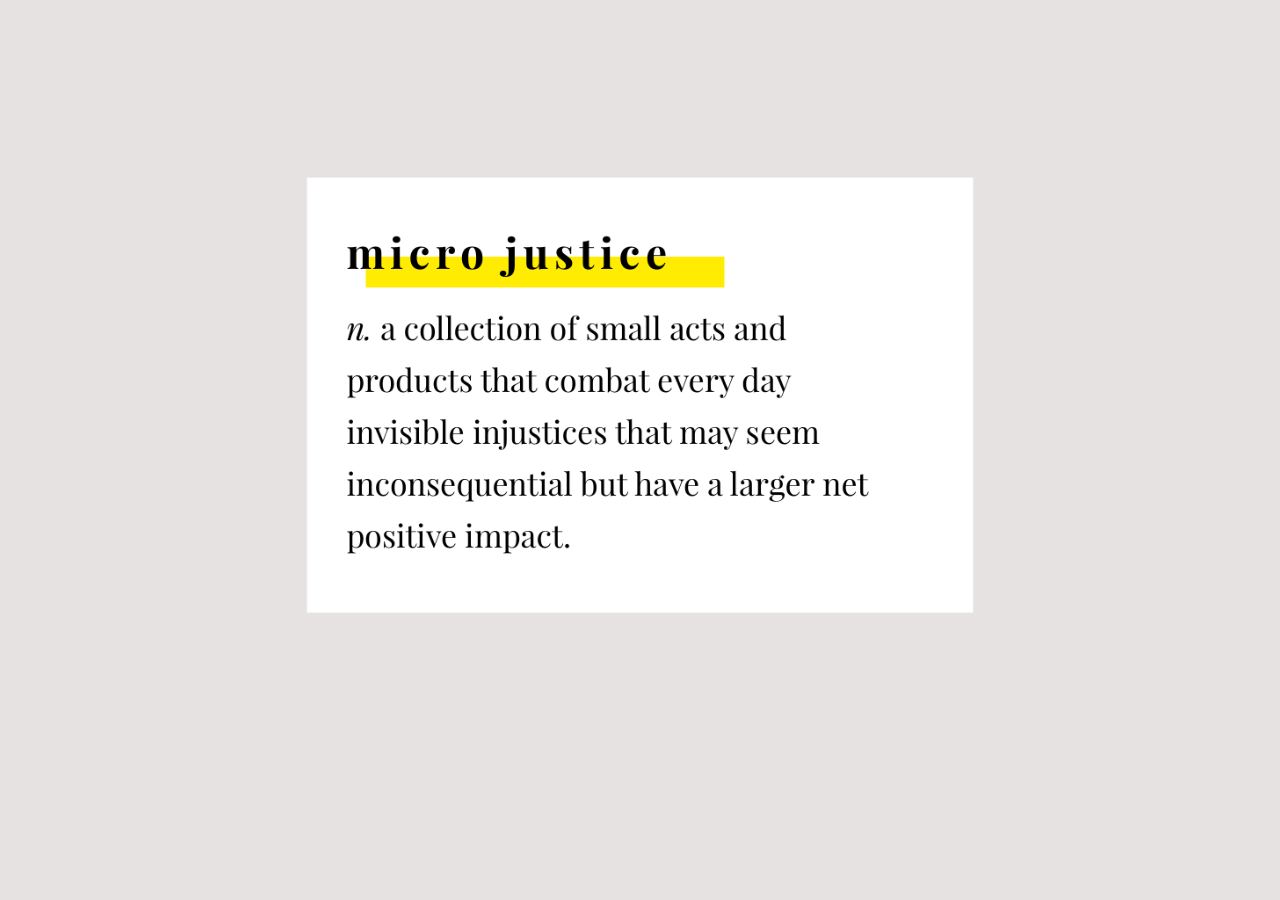
<file: index.html>
<!DOCTYPE html>
<html lang="en" class="no-js">
	<head>
		<meta charset="UTF-8" />
		<meta http-equiv="X-UA-Compatible" content="IE=edge">
		<meta name="viewport" content="width=device-width, initial-scale=1">
		<title>Micro Justice</title>
		<meta name="description" content="For the Everyday Injustices" />
		<meta name="keywords" content="injustice, micro, aggression, harrassment, everyday" />
		<meta name="author" content="Stephanie Lee" />
		<link rel="shortcut icon" href="../favicon.ico">
		<link rel="stylesheet" type="text/css" href="css/normalize.css" />
		<link rel="stylesheet" type="text/css" href="css/landing.css" />
		<script src="js/modernizr.custom.js"></script>
	</head>
	<body>
		<div class="container">
			<div class="bg">
			</div><!-- /content -->
		</div><!-- /container -->
	</body>
</html>
</file>
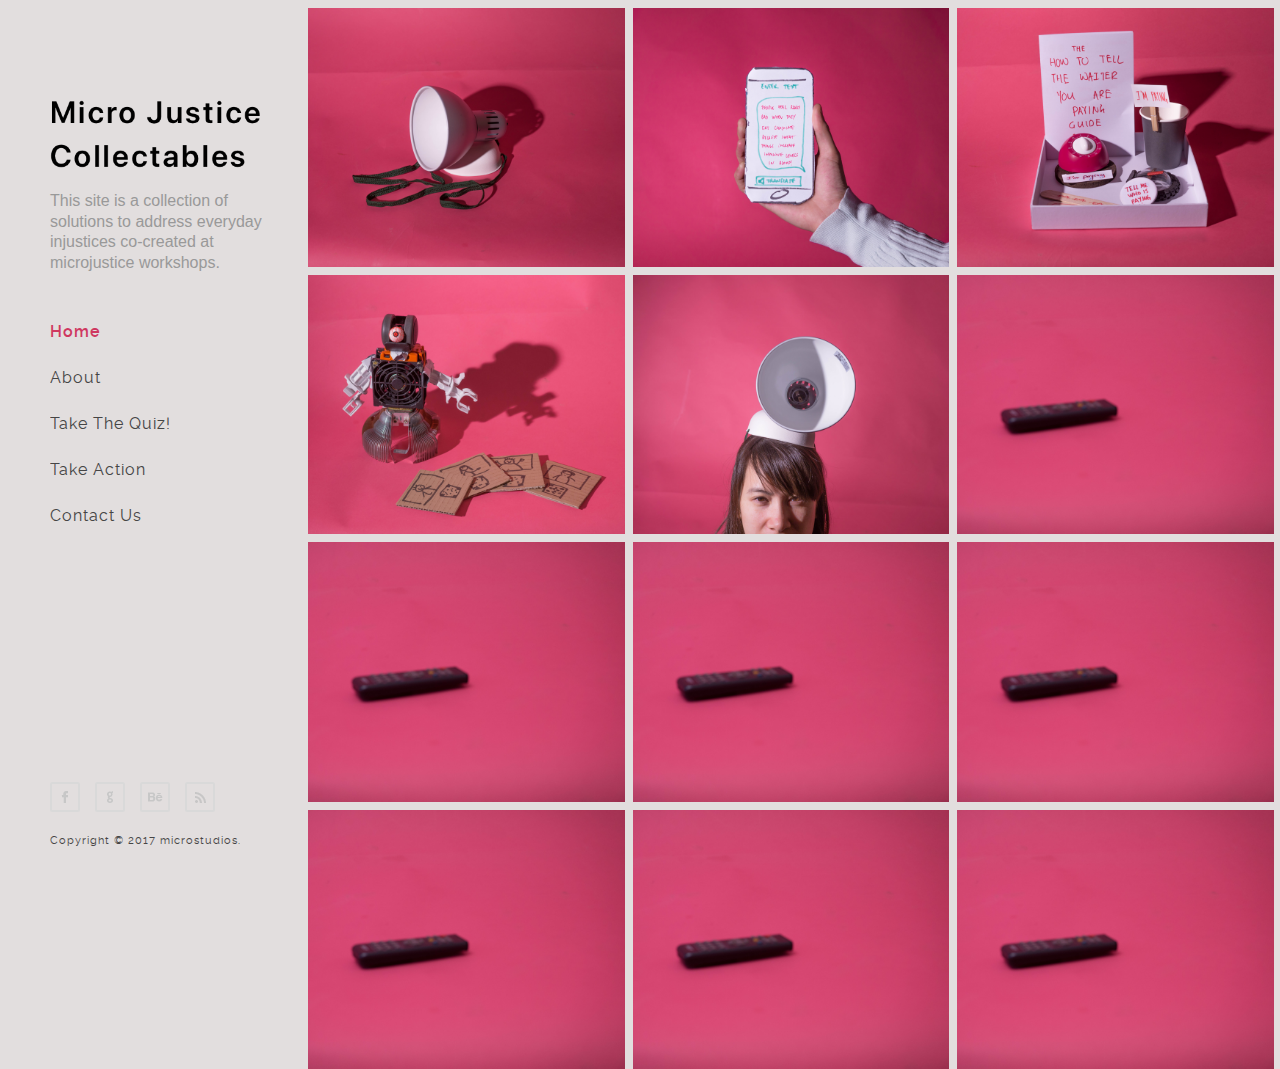
<file: webshop/index.html>
<!DOCTYPE html>
<html lang="en">
<head>
	<title>Micro Justice Collectables</title>
	<meta charset="utf-8">
	<meta name="author" content="Stephanie Lee">
	<meta name="description" content="Micro Justice Web Shop offers solutions to your every day injustices"/>
	<meta name="viewport" content="width=device-width, initial-scale=1.0, minimum-scale=1.0" />
	<link rel="stylesheet" type="text/css" href="css/reset.css">
	<link rel="stylesheet" type="text/css" href="css/main.css">
    <script type="text/javascript" src="js/jquery.js"></script>
    <script type="text/javascript" src="js/main.js"></script>
</head>
<body>

	<header>
		<div class="logo">
			<a href="index.html"><img src="img/logo.png" title="Micro Justice Collectables" alt="Micro Justice Collectables"/></a>
		</div><!-- end logo -->

		<div class="description">
			This site is a collection of solutions to address
			everyday injustices co-created at microjustice workshops.
		</div>
		<div id="menu_icon"></div>
		<nav>
			<ul>
				<li><a href="index.html" class="selected">Home</a></li>
				<li><a href="#">About</a></li>
				<li><a href="../index.html">Take The Quiz!</a></li>
				<li><a href="#">Take Action</a></li>
				<li><a href="contact.html">Contact Us</a></li>
			</ul>
		</nav><!-- end navigation menu -->

		<div class="footer clearfix">
			<ul class="social clearfix">
				<li><a href="#" class="fb" data-title="Facebook"></a></li>
				<li><a href="#" class="google" data-title="Instagram"></a></li>
				<li><a href="#" class="behance" data-title="Medium"></a></li>
				<!--<li><a href="#" class="twitter" data-title="Twitter"></a></li>
				<li><a href="#" class="dribble" data-title="Dribble"></a></li>-->
				<li><a href="#" class="rss" data-title="Dezeen"></a></li>
			</ul><!-- end social -->

			<div class="rights">
				<p>Copyright © 2017 microstudios.</p>
			</div><!-- end rights -->
		</div ><!-- end footer -->
	</header><!-- end header -->

	<section class="main clearfix">
		<div class="work">
			<a href="inner.html">
				<img src="img/work01.png" class="media" alt=""/>
				<div class="caption">
					<div class="work_title">
						<h3>SHAME ON YOU — A wearable in the form of a hat and a floodlight</h3>
						<h1>$40</h1>
					</div>
				</div>
			</a>
		</div>

		<div class="work">
			<a href="inner.html">
				<img src="img/work02.png" class="media" alt=""/>
				<div class="caption">
					<div class="work_title">
						<h3>SAY WHAT I MEAN — An App that reinterprets your sentence with different words but the same meaning.</h3>
						<h1>$2</h1>
					</div>
				</div>
			</a>
		</div>

		<div class="work">
			<a href="inner.html">
				<img src="img/work03.png" class="media" alt=""/>
				<div class="caption">
					<div class="work_title">
						<h3>WANNAPAY — a kit of objects that fights the bill always being handed to the woman</h3>
						<h1>$7.50</h1>
					</div>
				</div>
			</a>
		</div>

		<div class="work">
			<a href="inner.html">
				<img src="img/work04.png" class="media" alt=""/>
				<div class="caption">
					<div class="work_title">
						<h3>TRUE FRIEND FEATURE — a plugin for robots that allows you to upload any character to your robot</h3>
						<h1>$29.99</h1>
					</div>
				</div>
			</a>
		</div>

		<div class="work">
			<a href="inner.html">
				<img src="img/work05.png" class="media" alt=""/>
				<div class="caption">
					<div class="work_title">
						<h3>SHAME ON YOU — A Wearable in the form of a hat and a floodlight</h3>
						<h1>$40</h1>
					</div>
				</div>
			</a>
		</div>

		<div class="work">
			<a href="inner.html">
				<img src="img/work06.png" class="media" alt=""/>
				<div class="caption">
					<div class="work_title">
						<h3>Micro Justice Issue #0029</h3>
						<h1>tbd</h1>
					</div>
				</div>
			</a>
		</div>

		<div class="work">
			<a href="inner.html">
				<img src="img/work06.png" class="media" alt=""/>
				<div class="caption">
					<div class="work_title">
						<h3>Micro Justice Issue #0030</h3>
						<h1>tbd</h1>
					</div>
				</div>
			</a>
		</div>

		<div class="work">
			<a href="inner.html">
				<img src="img/work06.png" class="media" alt=""/>
				<div class="caption">
					<div class="work_title">
						<h3>Micro Justice Issue #0031</h3>
						<h1>tbd</h1>
					</div>
				</div>
			</a>
		</div>

		<div class="work">
			<a href="inner.html">
				<img src="img/work06.png" class="media" alt=""/>
				<div class="caption">
					<div class="work_title">
						<h3>Micro Justice Issue #0032</h3>
						<h1>tbd</h1>
					</div>
				</div>
			</a>
		</div>

		<div class="work">
			<a href="inner.html">
				<img src="img/work06.png" class="media" alt=""/>
				<div class="caption">
					<div class="work_title">
						<h3>Micro Justice Issue #0033</h3>
						<h1>tbd</h1>
					</div>
				</div>
			</a>
		</div>

		<div class="work">
			<a href="inner.html">
				<img src="img/work06.png" class="media" alt=""/>
				<div class="caption">
					<div class="work_title">
						<h3>Micro Justice Issue #0034</h3>
						<h1>tbd</h1>
					</div>
				</div>
			</a>
		</div>

		<div class="work">
			<a href="inner.html">
				<img src="img/work06.png" class="media" alt=""/>
				<div class="caption">
					<div class="work_title">
						<h3>Micro Justice Issue #0035</h3>
						<h1>tbd</h1>
					</div>
				</div>
			</a>
		</div>
	</section><!-- end main -->

</body>
</html>
</file>
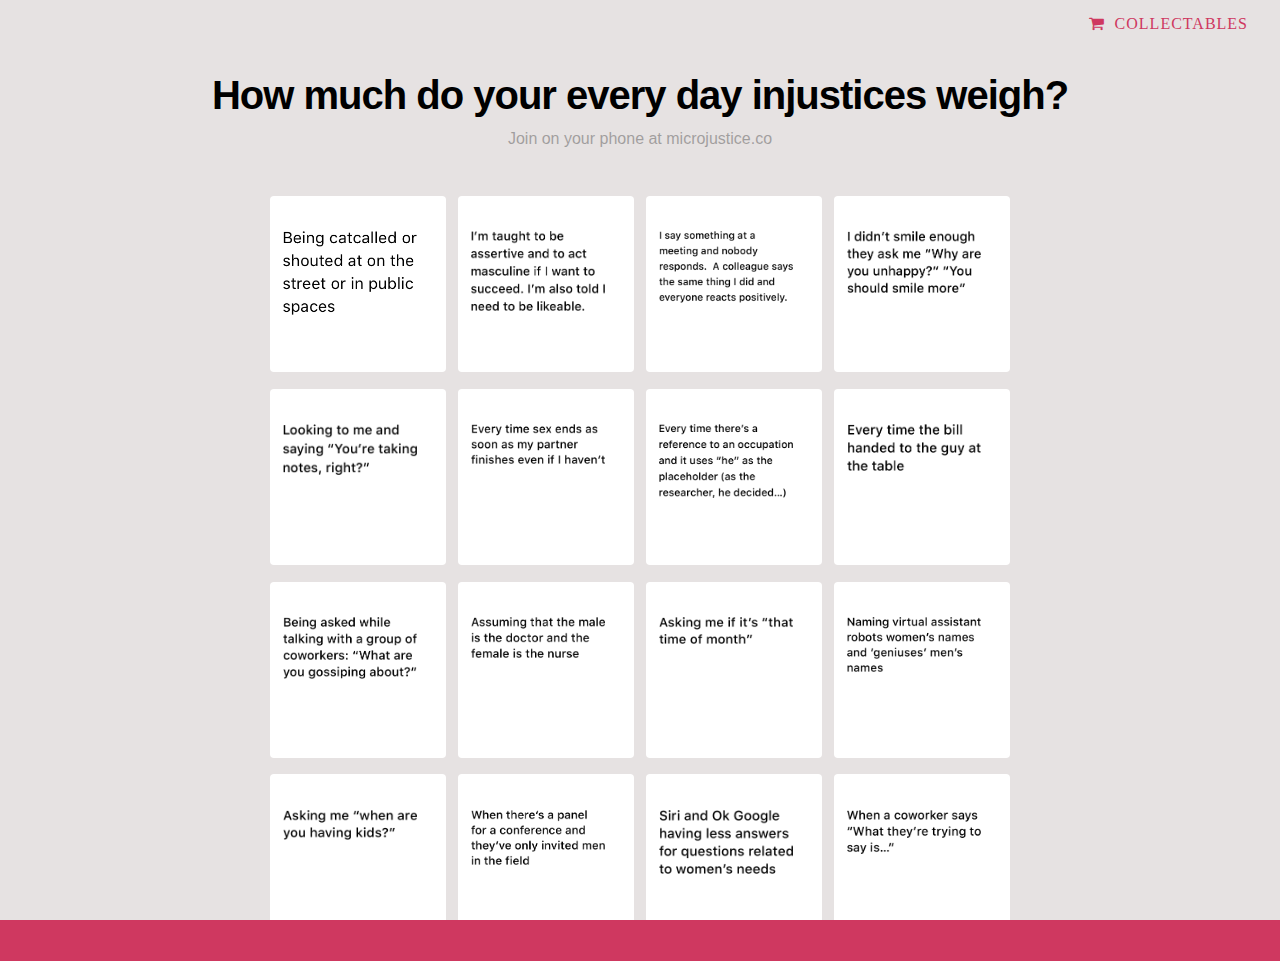
<file: visualization.html>
<!DOCTYPE html>
<html lang="en" class="no-js">
	<head>
		<meta charset="UTF-8" />
		<meta http-equiv="X-UA-Compatible" content="IE=edge">
		<meta name="viewport" content="width=device-width, initial-scale=1">
		<title>Quiz | Everyday Injustices</title>
		<meta name="description" content="For the Everyday Injustices" />
		<meta name="keywords" content="injustice, micro, aggression, harrassment, everyday" />
		<meta name="author" content="Stephanie Lee" />
		<link rel="shortcut icon" href="../favicon.ico">
		<link rel="stylesheet" type="text/css" href="css/normalize.css" />
		<link rel="stylesheet" type="text/css" href="fonts/font-awesome-4.2.0/css/font-awesome.min.css" />
		<link rel="stylesheet" type="text/css" href="css/demo.css" />
		<link rel="stylesheet" type="text/css" href="css/bottom-area.css" />
		<script src="js/modernizr.custom.js"></script>
	</head>
	<body>
		<div class="container">
			<!-- Top Navigation -->
			<div class="codrops-top clearfix">
				<span class="right"><a class="fa fa-shopping-cart" href="/webshop/index.html"><span>&nbsp;&nbsp;Collectables</span></a></span>
			</div>
			<div class="content">
				<header class="codrops-header">
					<h1>How much do your every day injustices weigh?
						<span>Join on your phone at microjustice.co
						</span>
					</h1>

				</header>
				<div id="grid" class="grid clearfix">
					<div class="grid__item"><img class='ma' src='img/ma-00.png'></img></div>
					<!-- <form id="myform" class="fs-form fs-form-full" autocomplete="off">
					<ol class="fs-fields">
						<li>
							<label class="fs-field-label fs-anim-upper" for="q1">What's your name?</label>
							<input class="fs-anim-lower" id="q1" name="q1" type="text" placeholder="Dean Moriarty" required/>
						</li>
						<li data-input-trigger>
							<label class="fs-field-label fs-anim-upper" for="q3" data-info="This will help us know what kind of service you need">Have you ever</label>
							<div class="fs-radio-group fs-radio-custom clearfix fs-anim-lower">
								<span><input id="q3b" name="q3" type="radio" value="conversion"/><label for="q3b" class="radio-conversion">Experienced this</label></span>
								<span><input id="q3c" name="q3" type="radio" value="social"/><label for="q3c" class="radio-social">Contributed to this</label></span>
								<span><input id="q3a" name="q3" type="radio" value="mobile"/><label for="q3a" class="radio-mobile">Noticed this</label></span>
							</div>
						</li>
					</ol>
				</form> -->
					<div class="grid__item"><img class='ma' src='img/ma-01.png'></img></div>
					<div class="grid__item"><img class='ma' src='img/ma-02.png'></img></div>
					<div class="grid__item"><img class='ma' src='img/ma-03.png'></img></div>
					<div class="grid__item"><img class='ma' src='img/ma-04.png'></img></div>
					<div class="grid__item"><img class='ma' src='img/ma-05.png'></img></div>
					<div class="grid__item"><img class='ma' src='img/ma-06.png'></img></div>
					<div class="grid__item"><img class='ma' src='img/ma-07.png'></img></div>
					<div class="grid__item"><img class='ma' src='img/ma-08.png'></img></div>
					<div class="grid__item"><img class='ma' src='img/ma-09.png'></img></div>
					<div class="grid__item"><img class='ma' src='img/ma-10.png'></img></div>
					<div class="grid__item"><img class='ma' src='img/ma-11.png'></img></div>
					<div class="grid__item"><img class='ma' src='img/ma-12.png'></img></div>
					<div class="grid__item"><img class='ma' src='img/ma-13.png'></img></div>
					<div class="grid__item"><img class='ma' src='img/ma-14.png'></img></div>
					<div class="grid__item"><img class='ma' src='img/ma-15.png'></img></div>
			</div><!-- /content -->
		</div><!-- /container -->
		<div id="drop-area" class="drop-area">
			<div>
				<div class="drop-area__item"><div class="dummy"></div></div>
				<div class="drop-area__item"><div class="dummy"></div></div>
				<div class="drop-area__item"><div class="dummy"></div></div>
				<div class="drop-area__item"><div class="dummy"></div></div>
			</div>
		</div>
		<div class="drop-overlay"></div>
		<script src="js/draggabilly.pkgd.min.js"></script>
		<script src="js/dragdrop.js"></script>
		<script>
			(function() {
				var body = document.body,
					dropArea = document.getElementById( 'drop-area' ),
					droppableArr = [], dropAreaTimeout;

				// initialize droppables
				[].slice.call( document.querySelectorAll( '#drop-area .drop-area__item' )).forEach( function( el ) {
					droppableArr.push( new Droppable( el, {
						onDrop : function( instance, draggableEl ) {
							// show checkmark inside the droppabe element
							classie.add( instance.el, 'drop-feedback' );
							clearTimeout( instance.checkmarkTimeout );
							instance.checkmarkTimeout = setTimeout( function() {
								classie.remove( instance.el, 'drop-feedback' );
							}, 800 );
							// ...
						}
					} ) );
				} );

				// initialize draggable(s)
				[].slice.call(document.querySelectorAll( '#grid .grid__item' )).forEach( function( el ) {
					new Draggable( el, droppableArr, {
						draggabilly : { containment: document.body },
						onStart : function() {
							// add class 'drag-active' to body
							classie.add( body, 'drag-active' );
							// clear timeout: dropAreaTimeout (toggle drop area)
							clearTimeout( dropAreaTimeout );
							// show dropArea
							classie.add( dropArea, 'show' );
						},
						onEnd : function( wasDropped ) {
							var afterDropFn = function() {
								// hide dropArea
								classie.remove( dropArea, 'show' );
								// remove class 'drag-active' from body
								classie.remove( body, 'drag-active' );
							};

							if( !wasDropped ) {
								afterDropFn();
							}
							else {
								// after some time hide drop area and remove class 'drag-active' from body
								clearTimeout( dropAreaTimeout );
								dropAreaTimeout = setTimeout( afterDropFn, 400 );
							}
						}
					} );
				} );
			})();
		</script>
	</body>
</html>
</file>
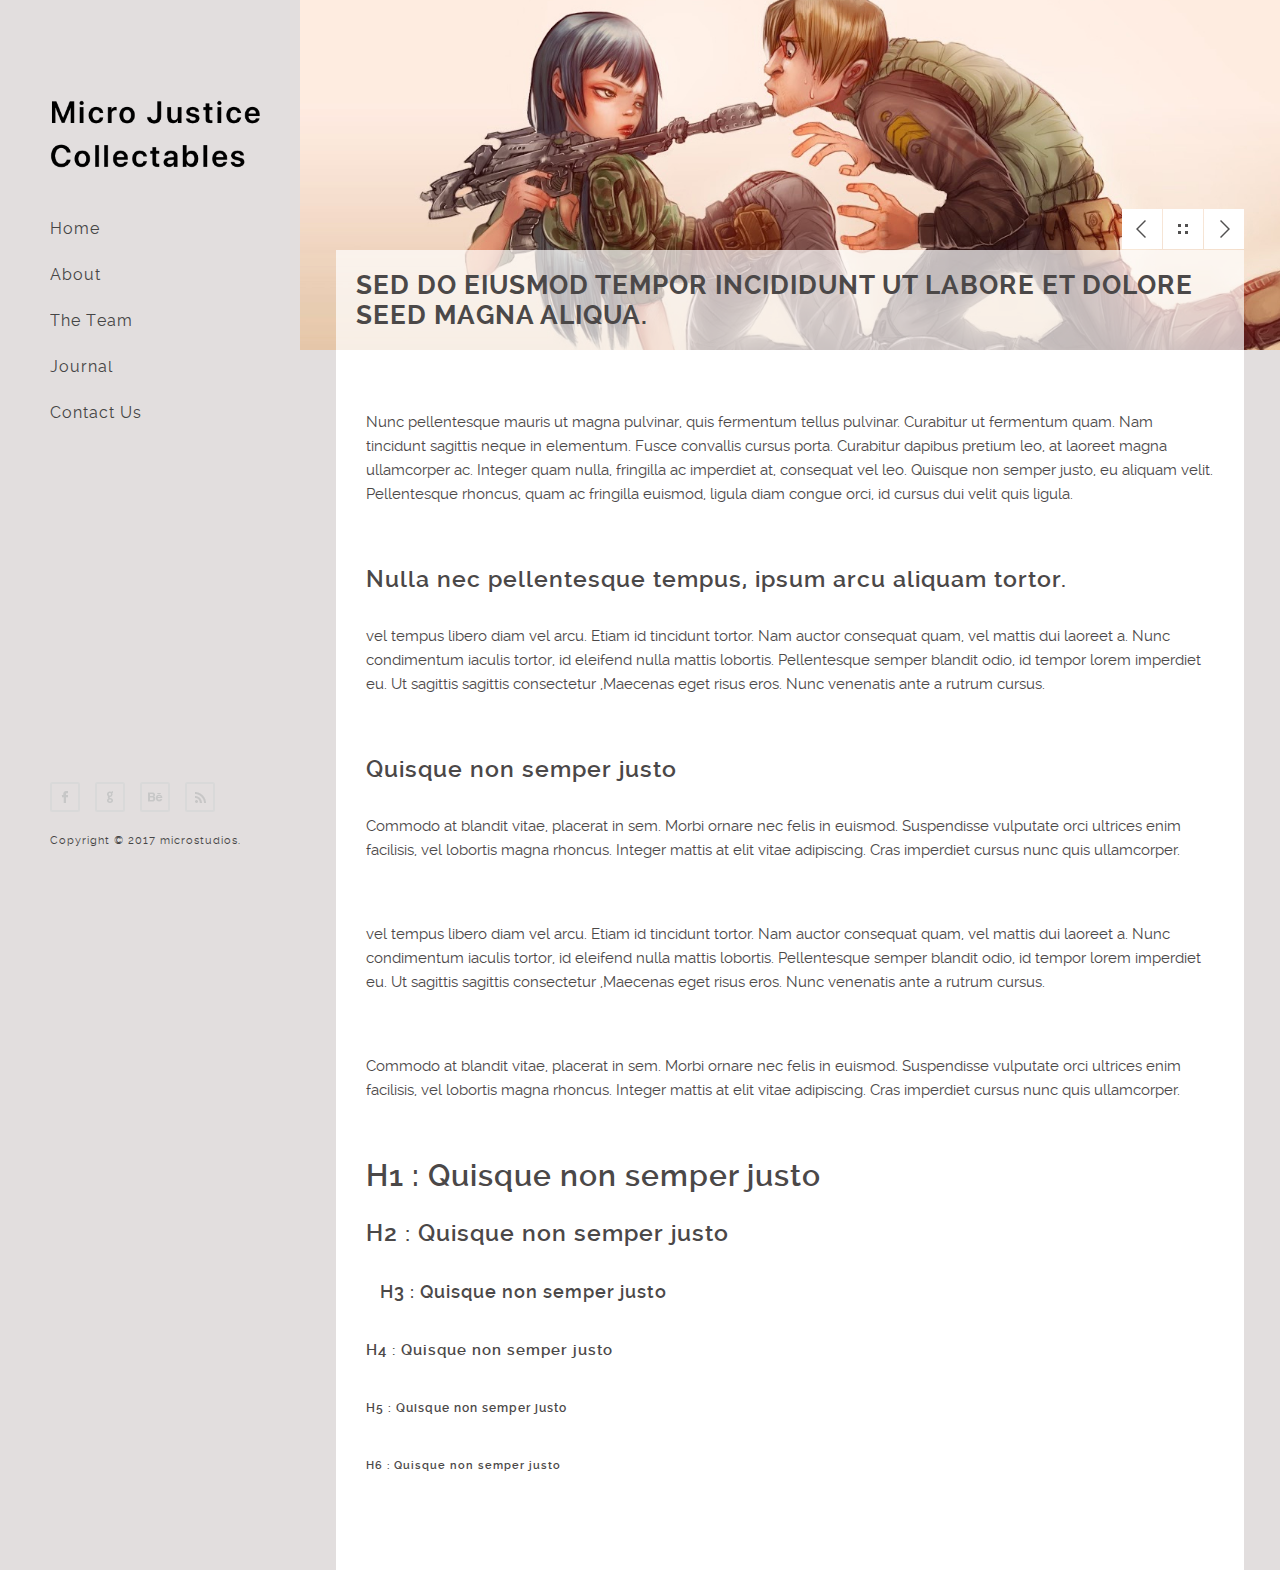
<file: webshop/inner.html>
<!DOCTYPE html>
<html lang="en">
<head>
	<title>Magnetic - Stunning Responsive HTML5/CSS3 Photography Template</title>
	<meta charset="utf-8">
	<meta name="author" content="pixelhint.com">
	<meta name="description" content="Magnetic is a stunning responsive HTML5/CSS3 photography/portfolio website  template"/>
	<meta name="viewport" content="width=device-width, initial-scale=1.0, minimum-scale=1.0" />
	<link rel="stylesheet" type="text/css" href="css/reset.css">
	<link rel="stylesheet" type="text/css" href="css/main.css">
    <script type="text/javascript" src="js/jquery.js"></script>
    <script type="text/javascript" src="js/main.js"></script>
</head>
<body>

	<header>
		<div class="logo">
			<a href="index.html"><img src="img/logo.png" title="Magnetic" alt="Magnetic"/></a>
		</div><!-- end logo -->

		<div id="menu_icon"></div>
		<nav>
			<ul>
				<li><a href="index.html">Home</a></li>
				<li><a href="#">About</a></li>
				<li><a href="#">The Team</a></li>
				<li><a href="#">Journal</a></li>
				<li><a href="contact.html">Contact Us</a></li>
			</ul>
		</nav><!-- end navigation menu -->

		<div class="footer clearfix">
			<ul class="social clearfix">
				<li><a href="#" class="fb" data-title="Facebook"></a></li>
				<li><a href="#" class="google" data-title="Google +"></a></li>
				<li><a href="#" class="behance" data-title="Behance"></a></li>
				<!--<li><a href="#" class="twitter" data-title="Twitter"></a></li>
				<li><a href="#" class="dribble" data-title="Dribble"></a></li>-->
				<li><a href="#" class="rss" data-title="RSS"></a></li>
			</ul><!-- end social -->

			<div class="rights">
				<p>Copyright © 2017 microstudios.</p>
			</div><!-- end rights -->
		</div ><!-- end footer -->
	</header><!-- end header -->

	<section class="main clearfix">

		<section class="top">
			<div class="wrapper content_header clearfix">
				<div class="work_nav">

					<ul class="btn clearfix">
						<li><a href="#" class="previous" data-title="Previous"></a></li>
						<li><a href="index.html" class="grid" data-title="Portfolio"></a></li>
						<li><a href="#" class="next" data-title="Next"></a></li>
					</ul>

				</div><!-- end work_nav -->
				<h1 class="title">Sed do eiusmod tempor incididunt ut labore et dolore seed magna aliqua.</h1>
			</div>
		</section><!-- end top -->

		<section class="wrapper">
			<div class="content">
				<p>Nunc pellentesque mauris ut magna pulvinar, quis fermentum tellus pulvinar. Curabitur ut fermentum quam. Nam tincidunt sagittis neque in elementum. Fusce convallis cursus porta. Curabitur dapibus pretium leo, at laoreet magna ullamcorper ac. Integer quam nulla, fringilla ac imperdiet at, consequat vel leo. Quisque non semper justo, eu aliquam velit. Pellentesque rhoncus, quam ac fringilla euismod, ligula diam congue orci, id cursus dui velit quis ligula.</p>


				<h2>Nulla nec pellentesque tempus, ipsum arcu aliquam tortor.</h2>

				<p>vel tempus libero diam vel arcu. Etiam id tincidunt tortor. Nam auctor consequat quam, vel mattis dui laoreet a. Nunc condimentum iaculis tortor, id eleifend nulla mattis lobortis. Pellentesque semper blandit odio, id tempor lorem imperdiet eu. Ut sagittis sagittis consectetur ,Maecenas eget risus eros. Nunc venenatis ante a rutrum cursus.</p>

				<h2>Quisque non semper justo</h2>

				<p>Commodo at blandit vitae, placerat in sem. Morbi ornare nec felis in euismod. Suspendisse vulputate orci ultrices enim facilisis, vel lobortis magna rhoncus. Integer mattis at elit vitae adipiscing. Cras imperdiet cursus nunc quis ullamcorper.</p>

				<p>vel tempus libero diam vel arcu. Etiam id tincidunt tortor. Nam auctor consequat quam, vel mattis dui laoreet a. Nunc condimentum iaculis tortor, id eleifend nulla mattis lobortis. Pellentesque semper blandit odio, id tempor lorem imperdiet eu. Ut sagittis sagittis consectetur ,Maecenas eget risus eros. Nunc venenatis ante a rutrum cursus.</p>


				<p>Commodo at blandit vitae, placerat in sem. Morbi ornare nec felis in euismod. Suspendisse vulputate orci ultrices enim facilisis, vel lobortis magna rhoncus. Integer mattis at elit vitae adipiscing. Cras imperdiet cursus nunc quis ullamcorper.</p>


				<h1>H1 : Quisque non semper justo</h1>
				<h2>H2 : Quisque non semper justo</h2>
				<h3>H3 : Quisque non semper justo</h3>
				<h4>H4 : Quisque non semper justo</h4>
				<h5>H5 : Quisque non semper justo</h5>
				<h6>H6 : Quisque non semper justo</h6>
			</div><!-- end content -->
		</section>
	</section><!-- end main -->

</body>
</html>
</file>
<file: css/landing.css>
@import url(http://fonts.googleapis.com/css?family=Raleway:200,400,700);

@font-face {
	font-weight: normal;
	font-style: normal;
	font-family: 'codropsicons';
	src:url('../fonts/codropsicons/codropsicons.eot');
	src:url('../fonts/codropsicons/codropsicons.eot?#iefix') format('embedded-opentype'),
		url('../fonts/codropsicons/codropsicons.woff') format('woff'),
		url('../fonts/codropsicons/codropsicons.ttf') format('truetype'),
		url('../fonts/codropsicons/codropsicons.svg#codropsicons') format('svg');
}

*, *:after, *:before { -webkit-box-sizing: border-box; box-sizing: border-box; }
.clearfix:before, .clearfix:after { content: ''; display: table; }
.clearfix:after { clear: both; }

html {
	height: 100%;
}

body {
	height: 100%;
}
.container {
	height: 100%;
}

.bg {
	background-image: url("../img/bg.png");
	height: 100%;
	background-position: center;
  background-repeat: no-repeat;
  background-size: cover;
}
</file>
<file: webshop/css/main.css>
/*

    Template Author : pixelhint.com
    Author Email    : contact@pixelhint.com
    Template Name   : Magnetic


    *****************************************


    - Fonts
    - General CSS
    - Header
    - Home/portfolio
    - Inner page
    - Map/Contact page
    - Tooltip
    - Responsive code


*/



/*  Fonts  */
@font-face {
    font-family: 'raleway-regular';
    src: url('../fonts/raleway-regular.eot');
    src: url('../fonts/raleway-regular.eot?#iefix') format('embedded-opentype'),
         url('../fonts/raleway-regular.woff') format('woff'),
         url('../fonts/raleway-regular.ttf') format('truetype'),
         url('../fonts/raleway-regular.svg#ralewayregular') format('svg');
    font-weight: normal;
    font-style: normal;

}


@font-face {
    font-family: 'raleway-bold';
    src: url('../fonts/raleway-bold.eot');
    src: url('../fonts/raleway-bold.eot?#iefix') format('embedded-opentype'),
         url('../fonts/raleway-bold.woff') format('woff'),
         url('../fonts/raleway-bold.ttf') format('truetype'),
         url('../fonts/raleway-bold.svg#ralewaybold') format('svg');
    font-weight: normal;
    font-style: normal;

}


@font-face {
    font-family: 'raleway-semibold';
    src: url('../fonts/raleway-semibold.eot');
    src: url('../fonts/raleway-semibold.eot?#iefix') format('embedded-opentype'),
         url('../fonts/raleway-semibold.woff') format('woff'),
         url('../fonts/raleway-semibold.ttf') format('truetype'),
         url('../fonts/raleway-semibold.svg#ralewaysemibold') format('svg');
    font-weight: normal;
    font-style: normal;

}



/*  General CSS*/
body{
    background: #E2DEDE;
}

.wrapper{
    width: 92.72727272727273%;
    margin: 0 auto;
}

header ul.social li a,
.main .work a .caption,
header nav ul li a{
    transition:all .1s linear;
    -webkit-transition:all .1s linear;
    -moz-transition:all .1s linear;
    -o-transition:all .1s linear;
}

h1, h2, h3, h4, h5 ,h6{
    color: #4b4848;
    font-family: "raleway-regular", arial;
    letter-spacing: 1px;
}

h1              { font-size: 2em; margin: .67em 0 }
h2              { font-size: 1.5em; margin: .75em 0 }
h3              { font-size: 1.17em; margin: .83em .83em }
h5              { font-size: .83em; margin: 1.5em 0 }
h6              { font-size: .75em; margin: 1.67em 0 }
h1, h2, h3, h4,
h5, h6          { font-weight: bolder }

.clearfix:before,
.clearfix:after {
    content: " ";
    display: table;
}
.clearfix:after {
    clear: both;
}

.clearfix {
    *zoom: 1;
}







/*  Header  */
@media (min-width:1099px){
    header{
        display: block;
        position: fixed;
        top: 0;
        left: 0;
        width: 250px;
        min-height: 100%;
        padding: 0 0 0 50px;
        background: #E2DEDE;
        float: left;
        overflow: hidden;
        z-index: 9999;
    }

    header .logo{
        margin-top: 100px;
        margin-right: 40px;
    }

    header .description {
      margin-top: 20px;
      margin-right: 30px;
      color: #999999;
      font-family: "ralewaysemibold", arial;
      font-size 10px;
      line-height: 1.3em;
    }

    header nav ul{
        display: block;
        overflow: hidden;
        margin-top: 50px;
        list-style: none;
    }

    header nav ul li{
        display: block;
        margin-bottom: 30px;
    }

    header nav ul li a{
        color: #454545;
        font-family: "raleway-regular", arial;
        font-size: 16px;
        text-decoration: none;
        letter-spacing: 1px;
    }

    header nav ul li a:hover,
    header nav ul li a.selected{
        color: #CF3860;
        font-family: "raleway-semibold", arial;
    }

    header .footer{
        position: absolute;
        bottom: 50px;
    }

    header ul.social{
        list-style: none;
        margin-bottom: 5px;
    }

    header ul.social li{
        display: block;
        float: left;
        position: relative;
        margin: 0 15px 15px 0;
    }


    header ul.social li a{
        display: block;
        width: 30px;
        height: 30px;
        background: url('../img/sm.png') no-repeat;
        background-position: 0 0;
    }


    header ul.social li a:hover{
        background: url('../img/sm_hover.png') no-repeat;
    }



    header ul.social li a.fb,
    header ul.social li a.fb:hover{
        background-position: 0 0;
    }


    header ul.social li a.google,
    header ul.social li a.google:hover{
        background-position: -31px 0;
    }

    header ul.social li a.behance,
    header ul.social li a.behance:hover{
        background-position: -62px 0;
    }

    header ul.social li a.twitter,
    header ul.social li a.twitter:hover{
        background-position: -93px 0;
    }

    header ul.social li a.dribble,
    header ul.social li a.dribble:hover{
        background-position: -124px 0;
    }

    header ul.social li a.rss,
    header ul.social li a.rss:hover{
        background-position: -155px 0;
    }

    header .rights p{
        color: #454545;
        font-family: "raleway-regular", arial;
        font-size: 11px;
        letter-spacing: 1px;
        line-height: 18px;
    }

    header .rights a{
        font-family: "raleway-bold", arial;
        font-weight: bold;
        text-decoration: none;
    }
    #menu_icon,
    .close_menu{
        display: none;
    }

}

#menu_icon,
.close_menu{
    float: right;
    margin-right: 40px;
    width: 40px;
    height: 40px;
    cursor: pointer;
    background: url('../img/men_icons.png') no-repeat;
}

#menu_icon{
    background-position: 0 0;
}
.close_menu{
    background-position: -41px 0!important;
}






/*  Main  */
.main{
    width: 100%;
    height: 100%;
    padding-left: 300px;
    -moz-box-sizing: border-box;
    -webkit-box-sizing: border-box;
    box-sizing: border-box;
    position: relative;
    z-index: 55;
    background: #E2DEDE;
    clear: both;
}







/*  Home/portfolio  */
.main .work{
    display: block;
    width: 32.3%;
    padding-left: 0.5em;
    padding-top: 0.5em;
    height: auto;
    float: left;
    position: relative;
    overflow: hidden;
}

.main .work .media{
    width: 100%;
    vertical-align: middle;
}

.main .work .caption{
    position: absolute;
    display: block;
    width: 100%;
    height: 100%;
    top: 0;
    left: 0;
    background: #E2DEDE;
    opacity: 0;
}


.main .work a:hover .caption{
    opacity: .75;
}


.work .caption .work_title{
    display: block;
    width: 100%;
    position: absolute;
    text-align: center;
    top: 45%;
    margin-top: -40px;
}

.main .work .caption h1{
    position: relative;
    display: inline-block;
    max-width: 90%;
    padding: 10px 0;
    z-index: 77;
    color: #454545;
    font-family: "raleway-regular", arial;
    font-size: 14px;
    letter-spacing: .5px;
    border-bottom: 1px solid #bfbbbb;
    border-top: 1px solid #bfbbbb;
}

.main .work .caption h3{
  position: relative;
  display: inline-block;
  max-width: 90%;
  padding: 20px 20px;
}








/*  Inner Page  */
.top{
    width: 100%;
    height: 350px;
    overflow: hidden;
    display: block;
    position: relative;
    background: url('../img/hero_image.jpg') no-repeat;
    background-size: cover;
    -webkit-background-size: cover;
    -moz-background-size: cover;
    -o-background-size: cover;
    background-position: 50% 50%;
}

.work_nav{
    display: block;
    width: 100%;
}

.work_nav .btn{
    float: right;
}

.work_nav ul{
    list-style: none;
}

.work_nav ul li{
    display: block;
    float: left;
    margin: 0 0 1px 1px;
    position: relative;
}

.work_nav a{
    display: block;
    width: 40px;
    height: 40px;
    background: url('../img/p_navigation.png') no-repeat;
    background-position: 0 0;
}

.work_nav a.previous{
    background-position: 0 0;
}

.work_nav a.grid{
    background-position: -41px 0;
}

.work_nav a.next{
    background-position: -82px 0;
}

.top .title{
    display: block;
    width: 100%;color: #4b4848;
    font-family: "raleway-bold", arial;
    font-size: 26px;
    font-weight: bold;
    background: rgba(255, 255, 255, .7);
    padding: 20px;
    text-transform: uppercase;
    line-height: 30px;
    margin: 0!important;
    overflow: hidden;

    -webkit-box-sizing: border-box;
    -moz-box-sizing: border-box;
    -ms-box-sizing: border-box;
    box-sizing: border-box;

}

.content_header{
    position: absolute;
    bottom: 0;
    margin: 0 auto;
    left: 50%;
    margin-left: -46.36363636363637%;
}

.content{
    color: #4b4848;
    font-family: "raleway-regular", arial;
    font-size: 15px;
    line-height: 22px;
    padding: 60px 30px;
    background: #fff;

    -webkit-box-sizing: border-box;
    -moz-box-sizing: border-box;
    -ms-box-sizing: border-box;
    box-sizing: border-box;
}

.content p{
    color: #4b4848;
    font-family: "raleway-regular", arial;
    font-size: 15px;
    line-height: 24px;
    margin-bottom: 60px;
}

.content h1,
.content h2,
.content h3,
.content h4,
.content h5,
.content h6{
    color: #4b4848;
    font-family: "raleway-semibold", arial;
    font-weight: bold;
    line-height: 28px;
    margin-bottom: 30px;

}







/*  Contact page map  */
#map .map_adresse{
    font-family: 'raleway-regular', arial;
    font-size: 14px;
    line-height: 22px;
    letter-spacing: 1px;
}

#map .map_address,
#map .map_tel{
    padding: 5px;
}

#map .map_address .address,
#map .map_tel .tel{
    font-family: 'raleway-bold', arial;
    font-weight: bolder;
}

#map img{
    max-width: none;
}







/*  Tooltip  */
.tooltip{
    display: block;
    padding: 7px 10px;
    background: #454545;
    color: #fff;
    font-family: "raleway-regular", arial;
    font-size: 12px;
    position: absolute;
    white-space: nowrap;
    z-index: 999;
    opacity: 0;
    text-align: center;
    letter-spacing: .5px;

}

.tooltip:after{
    content: '';
    width: 0px;
    height: 0px;
    border-style: solid;
    border-width: 3px 3px 0 3px;
    border-color: #454545 transparent transparent transparent;
    display: block;
    text-align: center;
    position: absolute;
    bottom: -3px;
    left: 50%;
    margin-left: -3px;
}







/*  Responsive code  */
@media (max-width:1099px){

    header{
        display: block;
        width: 100%;
        min-height: 80px;
        padding: 0;
        position: relative;
    }
    header .logo{
        /*margin: 40px 0 0 30px;
        float: right;*/
        display: none;
    }

    header .description {
      display: none;
    }

    header .footer{
        display: none;
    }
    header #menu_icon,
    header .close_menu{
        float: left;
        margin: 20px 0 20px 20px;
    }

    header nav{
        width: 100%;
        position: absolute;
        top: 80px;
        left: 0;
        z-index: 9999;
    }

    header nav ul{
        list-style: none;
        display: none;
        position: relative;
    }
    header nav ul li a{
        display: block;
        width: 100%;
        padding: 30px 0;
        text-align: center;
        color: #454545;
        font-family: "raleway-regular", arial;
        font-size: 14px;
        text-decoration: none;
        border-top: 1px solid #f7f5f5;
        background: #fff;
    }
    header nav ul li a:active{
        background: #f7f5f5;
    }
    #menu_icon,
    .close_menu,
    .show_menu{
        display: block;
    }
    .show_menu{
        display: block;
    }

    .main .work{
        width: 48%;
    }
    .main{
        width: 100%;
        position: relative;
        padding-left: 0;
    }
    #map{
        margin: 0!important;
    }
}

@media (max-width:550px){
     .main .work{
        width: 100%;
    }
}
</file>
<file: css/demo.css>
@import url(http://fonts.googleapis.com/css?family=Raleway:200,400,700);

@font-face {
	font-weight: normal;
	font-style: normal;
	font-family: 'codropsicons';
	src:url('../fonts/codropsicons/codropsicons.eot');
	src:url('../fonts/codropsicons/codropsicons.eot?#iefix') format('embedded-opentype'),
		url('../fonts/codropsicons/codropsicons.woff') format('woff'),
		url('../fonts/codropsicons/codropsicons.ttf') format('truetype'),
		url('../fonts/codropsicons/codropsicons.svg#codropsicons') format('svg');
}

*, *:after, *:before { -webkit-box-sizing: border-box; box-sizing: border-box; }
.clearfix:before, .clearfix:after { content: ''; display: table; }
.clearfix:after { clear: both; }

body {
	background: #E6E2E2;
	color: #000;
	font-weight: 400;
	font-size: 1em;
	font-family: 'Playfair Display', Arial, sans-serif;
	letter-spacing: 1px;
}

a {
	color: #CF3860;
	text-decoration: none;
	outline: none;
}

a:hover, a:focus {
	color: #000;
}

.skin-1 { background: #ccd1d5; color: #fff; }
.skin-1 a { color: #3498db; }
.skin-1 a:hover, .skin-1 a:focus { color: #2980b9; }

.skin-2 { background: #333; color: #fff; }
.skin-2 a { color: #edaa62; }
.skin-2 a:hover, .skin-2 a:focus { color: #fff; }

.skin-3 { background: #f1f1f1; color: #6C7A89; }
.skin-3 a { color: #475463; }
.skin-3 a:hover, .skin-3 a:focus { color: #6C7A89; }

.skin-4 { background: #434d55; color: #eee; }
.skin-4 a { color: #2fa0ec; }
.skin-4 a:hover, .skin-4 a:focus { color: #eee; }

.skin-5 { background: #f9f6ee; color: #aaaa9f; }
.skin-5 a { color: #62b989; }
.skin-5 a:hover, .skin-4 a:focus { color: #737369; }

.skin-6 { background: #fff; color: #474843; }
.skin-6 a { color: #ff7474; }
.skin-6 a:hover, .skin-6 a:focus { color: #474843; }

.content {
	max-width: 1290px;
	margin: 0 auto;
	text-align: center;
	-webkit-touch-callout: none;
	-webkit-user-select: none;
	-khtml-user-select: none;
	-moz-user-select: none;
	-ms-user-select: none;
	user-select: none;
}

/* Header */
.codrops-header {
	padding: 0 1em 1em;
	letter-spacing: -1px;
}

.codrops-header h1 {
	font-weight: 700;
	font-size: 2.5em;
	line-height: 1;
}

.codrops-header h1 span {
	display: block;
	font-size: 40%;
	margin-top: 1em;
	font-weight: 400;
	font-family: 'Helvetica Neue', Helvetica, Arial, sans-serif;
	opacity: 0.3;
	letter-spacing: 0px;
}

/* To Navigation Style */
.codrops-top {
	width: 100%;
	text-transform: uppercase;
	font-weight: 700;
	font-size: 1em;
	line-height: 2.2;
}

.codrops-top a {
	display: inline-block;
	padding: 1em 2em;
	text-decoration: none;
	letter-spacing: 1px;
}

.codrops-top span.right {
	float: right;
}

.codrops-top span.right a {
	display: block;
	float: left;
}

.codrops-icon:before {
	margin: 0 4px;
	text-transform: none;
	font-weight: normal;
	font-style: normal;
	font-variant: normal;
	font-family: 'codropsicons';
	line-height: 1;
	speak: none;
	-webkit-font-smoothing: antialiased;
}

.codrops-icon-drop:before {
	content: "\e001";
}

.codrops-icon-prev:before {
	content: "\e004";
}

/* Codrops demo links */
.codrops-demos a {
	font-weight: 700;
	text-transform: uppercase;
	letter-spacing: 1px;
	padding: 0.3em 0;
	margin: 0.25em 1em;
	font-size: 0.75em;
	display: inline-block;
	border-bottom: 2px solid rgba(0,0,0,0.2);
	border-color: initial;
}

.codrops-demos a.current-demo {
	border-bottom-color: transparent;
}

/* Related demos */
.related {
	text-align: center;
	padding-top: 6em;
}

.related p {
	font-size: 1.15em;
}

.related > a {
	vertical-align: top;
	width: calc(100% - 20px);
	max-width: 340px;
	display: inline-block;
	text-align: center;
	margin: 20px 10px;
	padding: 25px;
}

.related a img {
	max-width: 100%;
	opacity: 0.8;
	border-radius: 4px;
}

.related a:hover img,
.related a:active img {
	opacity: 1;
}

.related a h3 {
	margin: 0;
	padding: 0.5em 0 0.3em;
	max-width: 300px;
	text-align: left;
}

@media screen and (max-width: 27em) {
	.codrops-header,
	.related {
		font-size: 75%;
	}
	.codrops-icon {
		font-size: 1.5em;
	}
	.codrops-icon span {
		display: none;
	}
}
</file>
<file: css/bottom-area.css>
.grid {
	margin: 0 auto;
	max-width: 50em;
	padding: 0 1em;
}

.grid__item {
	font-size: 2em;
	display: inline-block;
	margin: 0.2em 0.1em;
	padding-top: 2em;
	width: 5.5em;
	height: 5.5em;
	border-radius: 4px;
	background: #fff;
	color: #76737C;
	text-align: center;
	position: relative;
}

.grid__item:hover {
	cursor: move;
	cursor: -webkit-grab;
	cursor: grab;
}

.grid__item:active {
	cursor: -webkit-grabbing;
	cursor: grabbing;
}

.grid__item .ma {
	    display: block;
	    width: 5em;
	    position: absolute;
			margin-top: -20%;
			padding: 0.2em 0.4em;
}

.is-dragging {
	background: #4e4c52;
}

.is-active {
	z-index: 100;
}

.is-dropped {
	opacity: 0;
	-webkit-transform: scale3d(0.7,0.7,1) !important;
	transform: scale3d(0.7,0.7,1) !important;
}

.is-complete {
	opacity: 1;
	-webkit-transition: opacity 0.3s, -webkit-transform 0.3s !important;
	transition: opacity 0.3s, transform 0.3s !important;
	-webkit-transform: scale3d(1,1,1) !important;
	transform: scale3d(1,1,1) !important;
}

.animate {
	-webkit-transition: all 0.3s ease-out;
	transition: all 0.3s ease-out;
}

.drop-area {
	position: fixed;
	top: 100%;
	left: 0;
	z-index: 99;
	width: 100%;
	height: 17em;
	background: #CF3860;
	text-align: center;
	-webkit-transition: -webkit-transform 0.5s cubic-bezier(0.6,0,0.4,1);
	transition: transform 0.5s cubic-bezier(0.6,0,0.4,1);
	-webkit-transform: translate3d(0,20px,0);
	transform: translate3d(0,20px,0);
}

.drop-area.show {
	-webkit-transform: translate3d(0,-100%,0);
  transform: translate3d(0,-100%,0);
}

.drop-area > div {
	width: 100%;
	height: 100%;
	-webkit-transition: -webkit-transform 0.4s 0.3s;
	transition: transform 0.4s 0.3s;
	-webkit-transform: translate3d(0,50%,0);
	transform: translate3d(0,50%,0);
}

.drop-area.show > div {
	-webkit-transform: translate3d(0,0,0);
	transform: translate3d(0,0,0);
}

.drop-area__item {
	position: relative;
	display: inline-block;
	margin: 1.25em 1% 1% 1%;
	max-width: 13em;
	width: 20%;
	height: 12em;
	border-radius: 4px;
	background: rgba(255,255,255,0.1);

	-webkit-transition: -webkit-transform 0.3s, background 0.3s;
	transition: transform 0.3s, background 0.3s;
	-webkit-backface-visibility: hidden;
}

.drop-area__item.highlight {
	background: rgba(0,0,0,0.15);
	-webkit-transform: scale3d(1.08,1.08,1);
	transform: scale3d(1.08,1.08,1);
}

.drop-area__item::before,
.drop-area__item::after {
	position: absolute;
	top: 50%;
	left: 0;
	width: 100%;
	color: rgba(0,0,0,0.15);
	font-size: 1.5em;
	margin-top: -0.35em;
	font-family: FontAwesome;
	pointer-events: none;
}

.drop-area__item::before {
	content: 'I have experienced this';
	/*content: '\f067';*/
}

.drop-feedback.drop-area__item::before {
	opacity: 0;
	-webkit-transform: scale3d(0,0,1);
	transform: scale3d(0,0,1);
}

.drop-area__item::after {
	color: rgba(255,253,197,0.6);
	content: '\f00c';
	font-size: 3em;
	margin-top: -0.5em;
	opacity: 0;
	-webkit-transition: opacity 0.3s, -webkit-transform 0.3s;
	transition: opacity 0.3s, transform 0.3s;
	-webkit-transform: scale3d(2,2,1);
	transform: scale3d(2,2,1);
}

.drop-feedback.drop-area__item::after {
	opacity: 1;
	-webkit-transform: scale3d(1,1,1);
	transform: scale3d(1,1,1);
}

.dummy,
.dummy::after {
	position: absolute;
	top: 100%;
	left: 0;
	margin: 0.25em 0;
	height: 0.65em;
	border-radius: 2px;
	background: rgba(0,0,0,0.15);
	-webkit-backface-visibility: hidden;
}

.dummy {
	width: 90%;
}

.dummy::after {
	width: 60%;
	content: '';
}

.drop-overlay {
	position: fixed;
	top: 0;
	left: 0;
	width: 100%;
	height: 100%;
	background: rgba(0,0,0,0.3);
	opacity: 0;
	-webkit-transition: opacity 0.3s;
	transition: opacity 0.3s;
	pointer-events: none;
}

.drop-area.show + .drop-overlay {
	opacity: 1;
}

.helper {
	position: absolute !important;
	margin: 0;
}

@media screen and (max-width: 50em) {
	.grid__item {
		font-size: 1.5em;
	}
	.drop-area {
		font-size: 0.6em;
	}
}

@media screen and (max-width: 25.5em) {
	.grid {
		padding: 0 2em;
	}
	.grid__item {
		font-size: 1em;
	}
}
</file>
